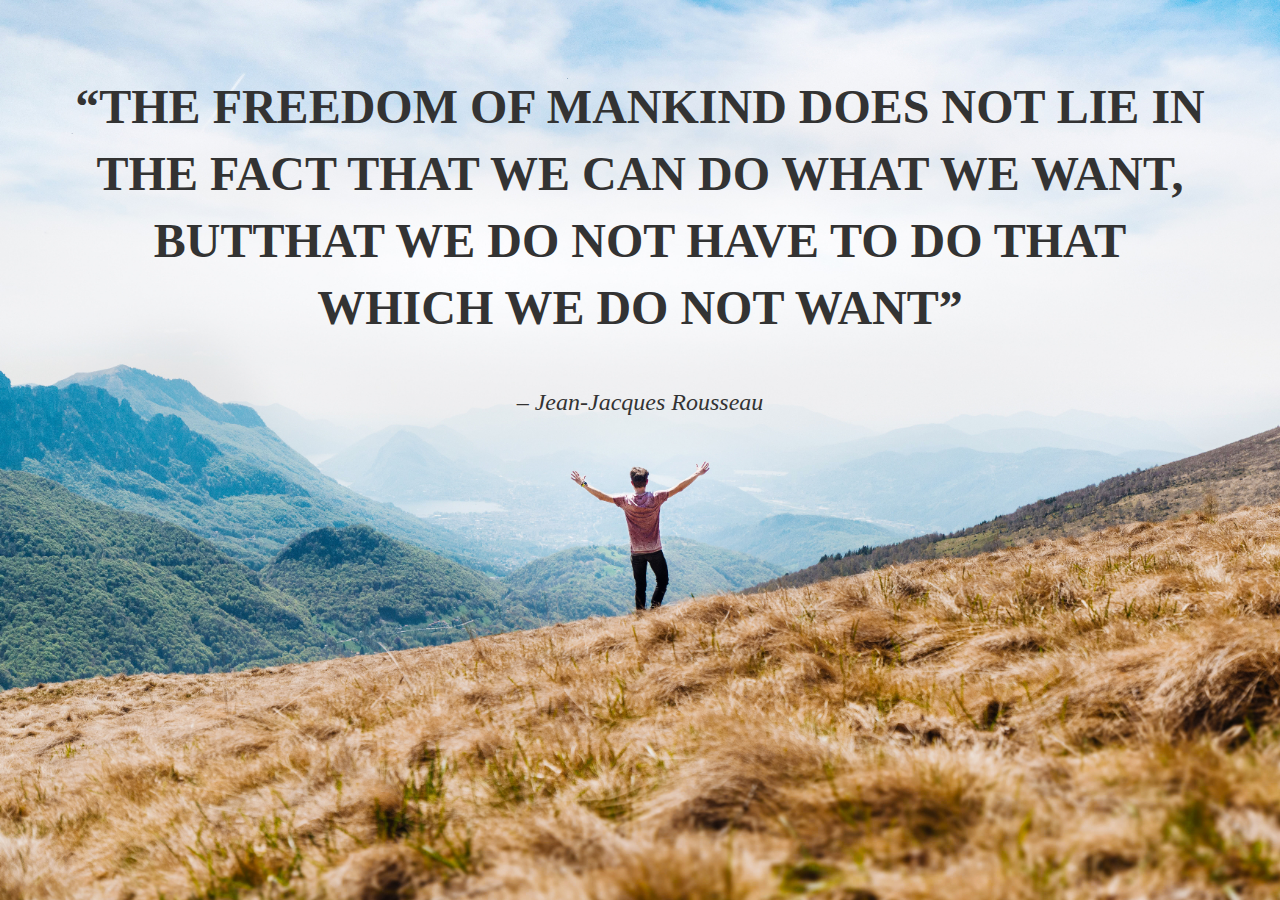
<file: index.html>
<!DOCTYPE html>
<html>
<head>
  <link rel="stylesheet" type="text/css" href="main.css">
  <meta charset="utf-8">
  <title></title>
  <meta name="viewport" content="width=device-width, initial-scale=1">
</head>
<body>
  <div class="wrapper">
    <h1><q>THE FREEDOM OF MANKIND DOES NOT LIE IN THE FACT THAT WE CAN DO WHAT WE WANT, BUTTHAT WE DO NOT HAVE TO DO THAT WHICH WE DO NOT WANT</q></h1>
    <p>– Jean-Jacques Rousseau</p>
  </div>

</body>
</html>
</file>
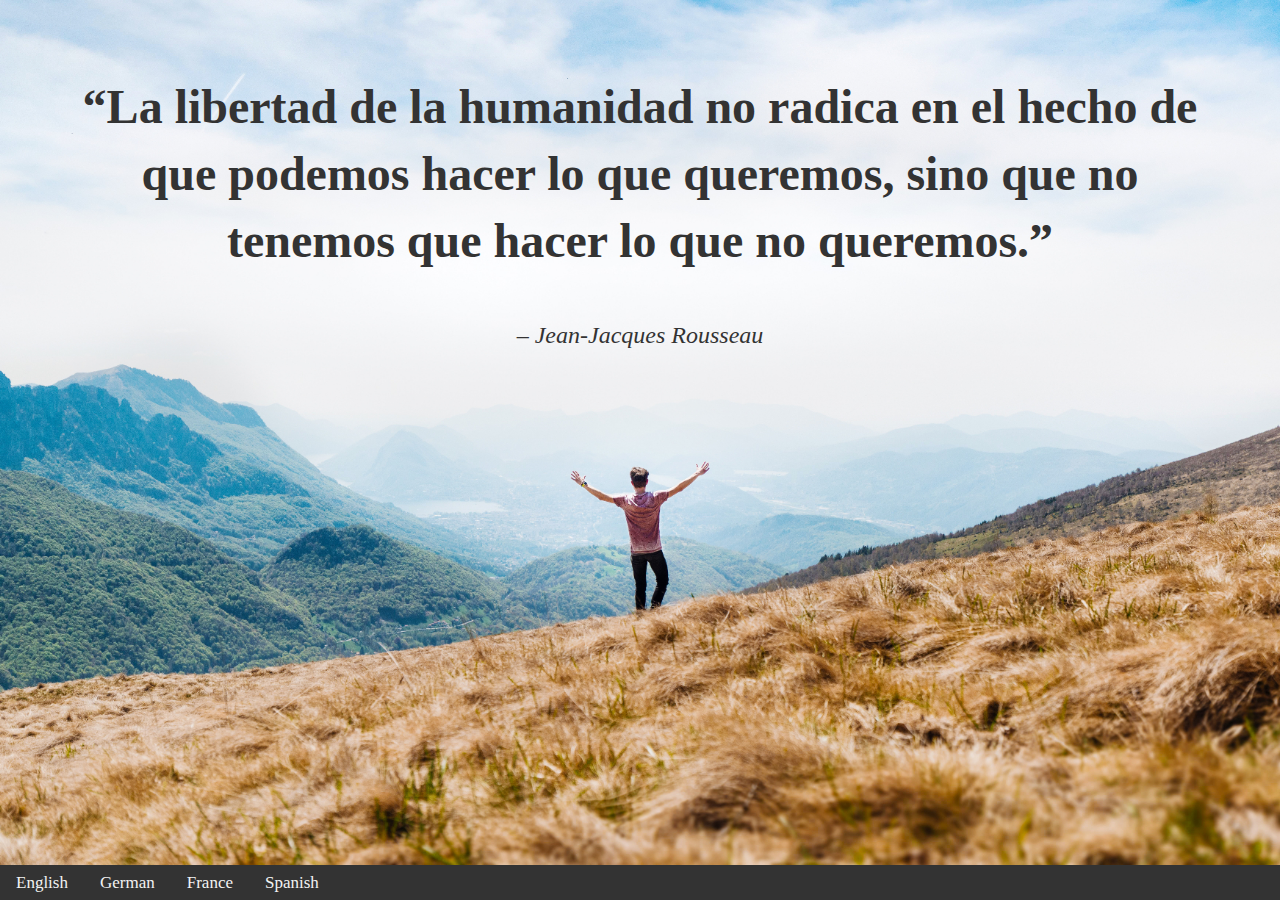
<file: indexESP.html>
<!DOCTYPE html>
<html>
<head>
  <link rel="stylesheet" type="text/css" href="main.css">
  <meta charset="utf-8">
  <title></title>
  <meta name="viewport" content="width=device-width, initial-scale=1">
</head>
<body>
  <div class="wrapper">
    <h1><q>La libertad de la humanidad no radica en el hecho de que podemos hacer lo que queremos, sino que no tenemos que hacer lo que no queremos.</q></h1>
    <p>– Jean-Jacques Rousseau</p>
  </div>
  <div class="navbar">
    <a href="index.html">English</a>
    <a href="indexGER.html">German</a>
    <a href="indexFR.html">France</a>
    <a href="indexESP.html">Spanish</a>
  </div>
</body>
</html>
</file>
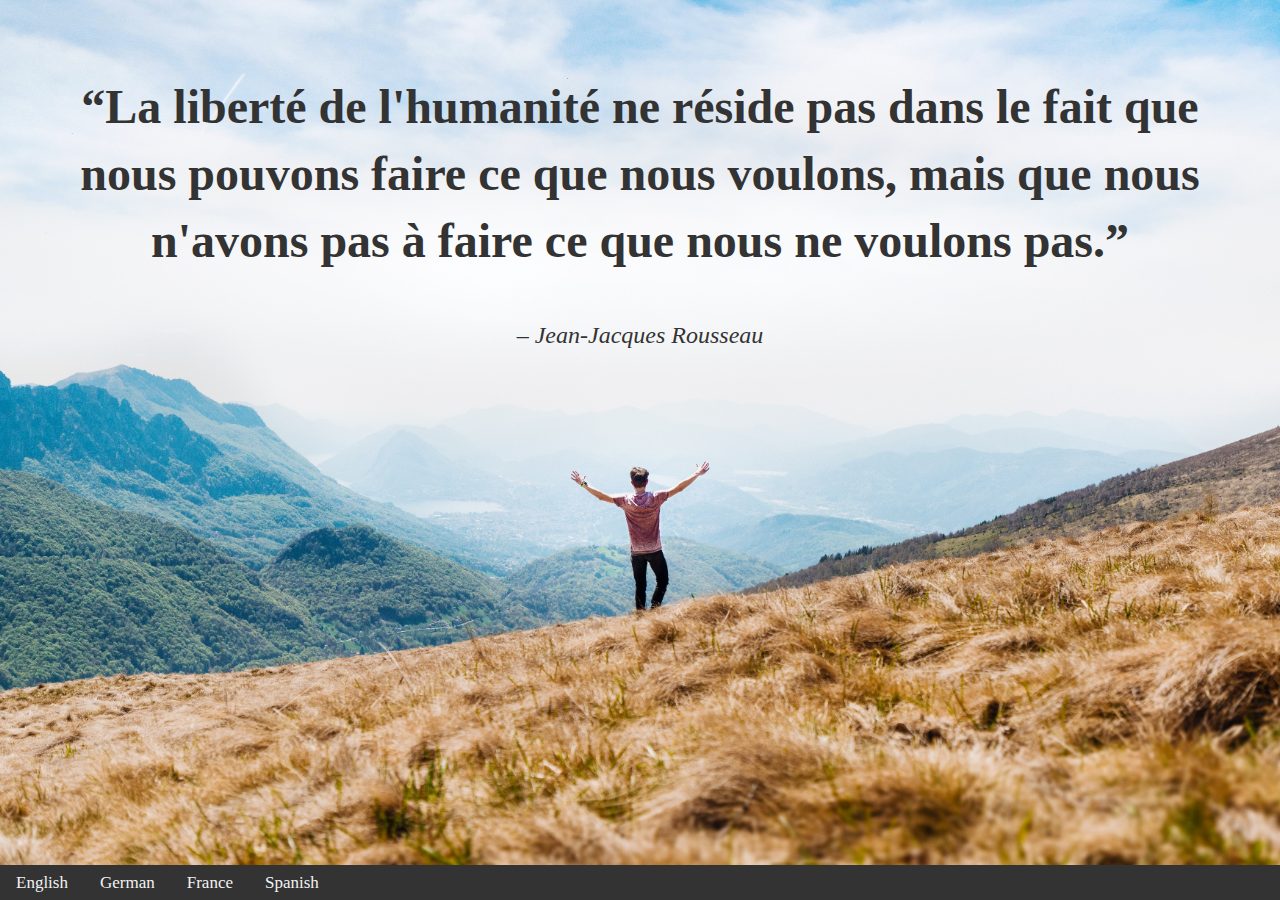
<file: indexFR.html>
<!DOCTYPE html>
<html>
<head>
  <link rel="stylesheet" type="text/css" href="main.css">
  <meta charset="utf-8">
  <title></title>
  <meta name="viewport" content="width=device-width, initial-scale=1">
</head>
<body>
  <div class="wrapper">
    <h1><q>La liberté de l'humanité ne réside pas dans le fait que nous pouvons faire ce que nous voulons, mais que nous n'avons pas à faire ce que nous ne voulons pas.</q></h1>
    <p>– Jean-Jacques Rousseau</p>
  </div>
  <div class="navbar">
    <a href="index.html">English</a>
    <a href="indexGER.html">German</a>
    <a href="indexFR.html">France</a>
    <a href="indexESP.html">Spanish</a>
  </div>
</body>
</html>
</file>
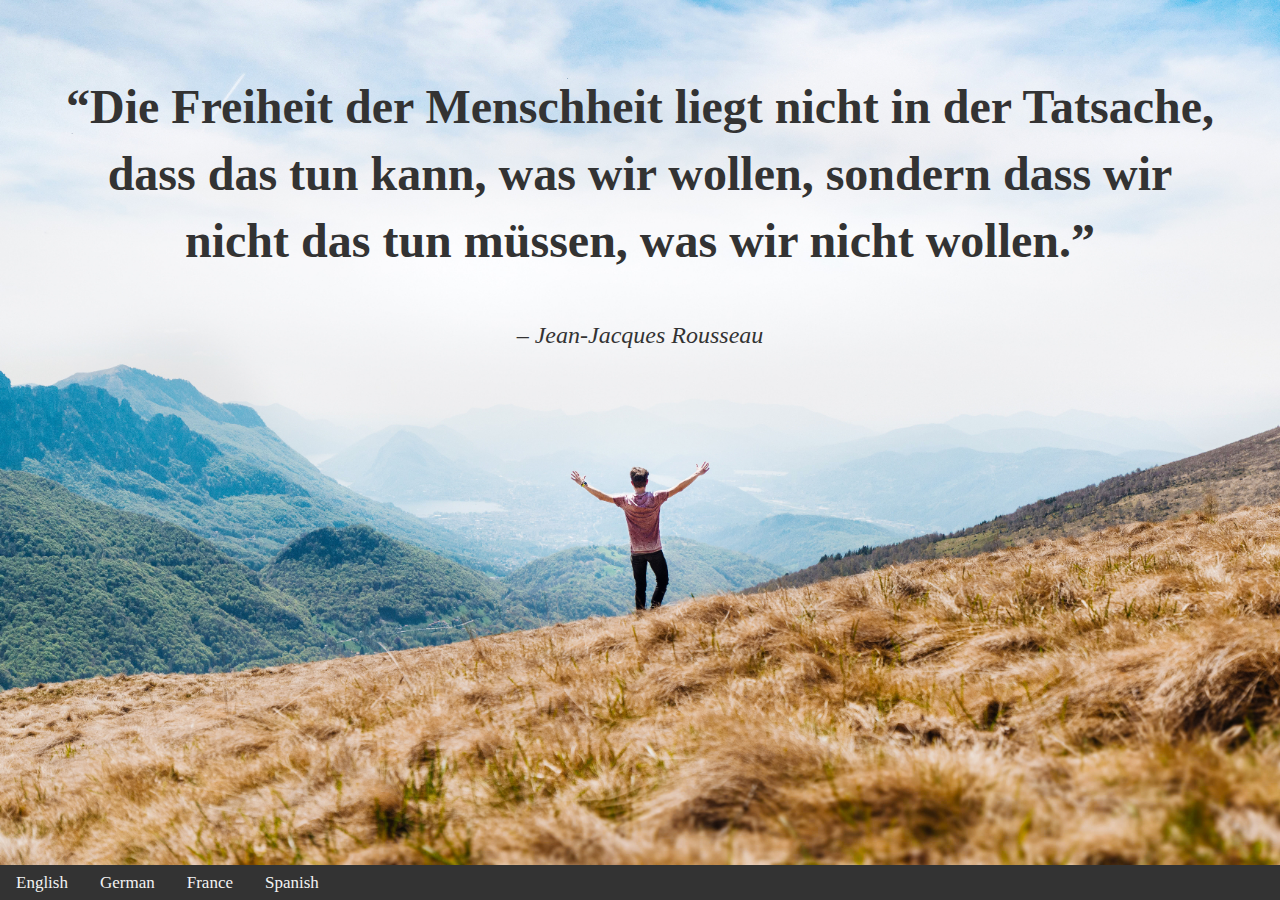
<file: indexGER.html>
<!DOCTYPE html>
<html>
<head>
  <link rel="stylesheet" type="text/css" href="main.css">
  <meta charset="utf-8">
  <title></title>
  <meta name="viewport" content="width=device-width, initial-scale=1">
</head>
<body>
  <div class="wrapper">
    <h1><q>Die Freiheit der Menschheit liegt nicht in der Tatsache, dass das tun kann, was wir wollen, sondern dass wir nicht das tun müssen, was wir nicht wollen.</q></h1>
    <p>– Jean-Jacques Rousseau</p>
  </div>

  <div class="navbar">
    <a href="index.html">English</a>
    <a href="indexGER.html">German</a>
    <a href="indexFR.html">France</a>
    <a href="indexESP.html">Spanish</a>
  </div>
  
</body>
</html>
</file>
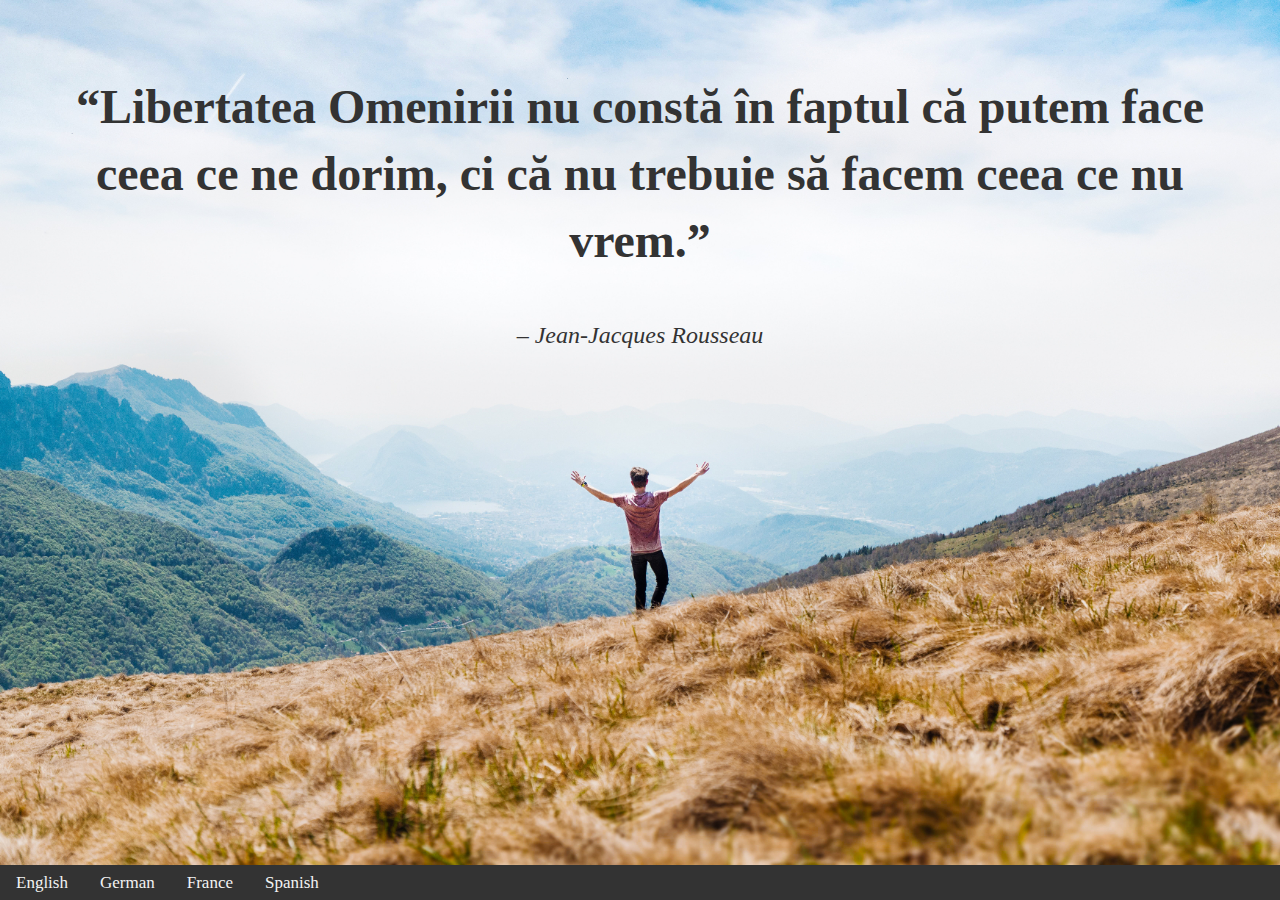
<file: indexRO.html>
<!DOCTYPE html>
<html>
<head>
  <link rel="stylesheet" type="text/css" href="main.css">
  <meta charset="utf-8">
  <title></title>
  <meta name="viewport" content="width=device-width, initial-scale=1">
</head>
<body>
  <div class="wrapper">
    <h1><q>Libertatea Omenirii nu constă în faptul că putem face ceea ce ne dorim, ci că nu trebuie să facem ceea ce nu vrem.</q></h1>
    <p>– Jean-Jacques Rousseau</p>
  </div>
  <div class="navbar">
    <a href="index.html">English</a>
    <a href="indexGER.html">German</a>
    <a href="indexFR.html">France</a>
    <a href="indexESP.html">Spanish</a>
  </div>
</body>
</html>
</file>
<file: main.css>
body{
  margin: 0;
  padding: 0;
  font-size: 100%;
  line-height: 1.5;
  width: 100%;
  height: 100vh;
  background: url('assets/freedom.jpg') no-repeat center;
  background-size: cover;
  color:#333;
}



.wrapper {
  padding-top: 4rem;
  width: 90%;
  margin: 0 auto;
  text-align: center;
}

@media (min-width:320px)  { 
  .wrapper {
  padding-top: 0.5rem;
  line-height: 2rem;  
}
}

@media (min-width:768px)  { 
  .wrapper {
  padding-top: 1rem;
  line-height: 3.5rem;  
}
}

@media (min-width:1025px){
  .wrapper {
  padding-top: 3rem;
  line-height: 4rem;  
}
}

@media (min-width: 1920px) { 
  .wrapper {
  padding-top: 5rem;
  line-height: 4rem;  
}
}


h1 {
  font-size: 2.5rem;
}

p {
  font-size: 1.5rem;
  font-style: italic;
}

@media (min-width:320px)  { 
  q {
  font-size: 1.5rem;
  }
}

@media (min-width:768px)  { 
  q {
  font-size: 3rem;
  }
}

@media (min-width:1025px){
  q {
    font-size: 3rem;
  }
}

@media (min-width: 1920px) { 
  q {
  font-size: 3rem;
  }
}

.navbar {
  background-color: #333;
  overflow: hidden;
  position: fixed;
  bottom: 0;
  width: 100%;
}

.navbar a {
  float: left;
  display: block;
  color: #f2f2f2;
  text-align: center;
  padding: 5px 16px;
  text-decoration: none;
  font-size: 17px;
}

.navbar a:hover {
  background-color: #ddd;
  color: black;
}
</file>
